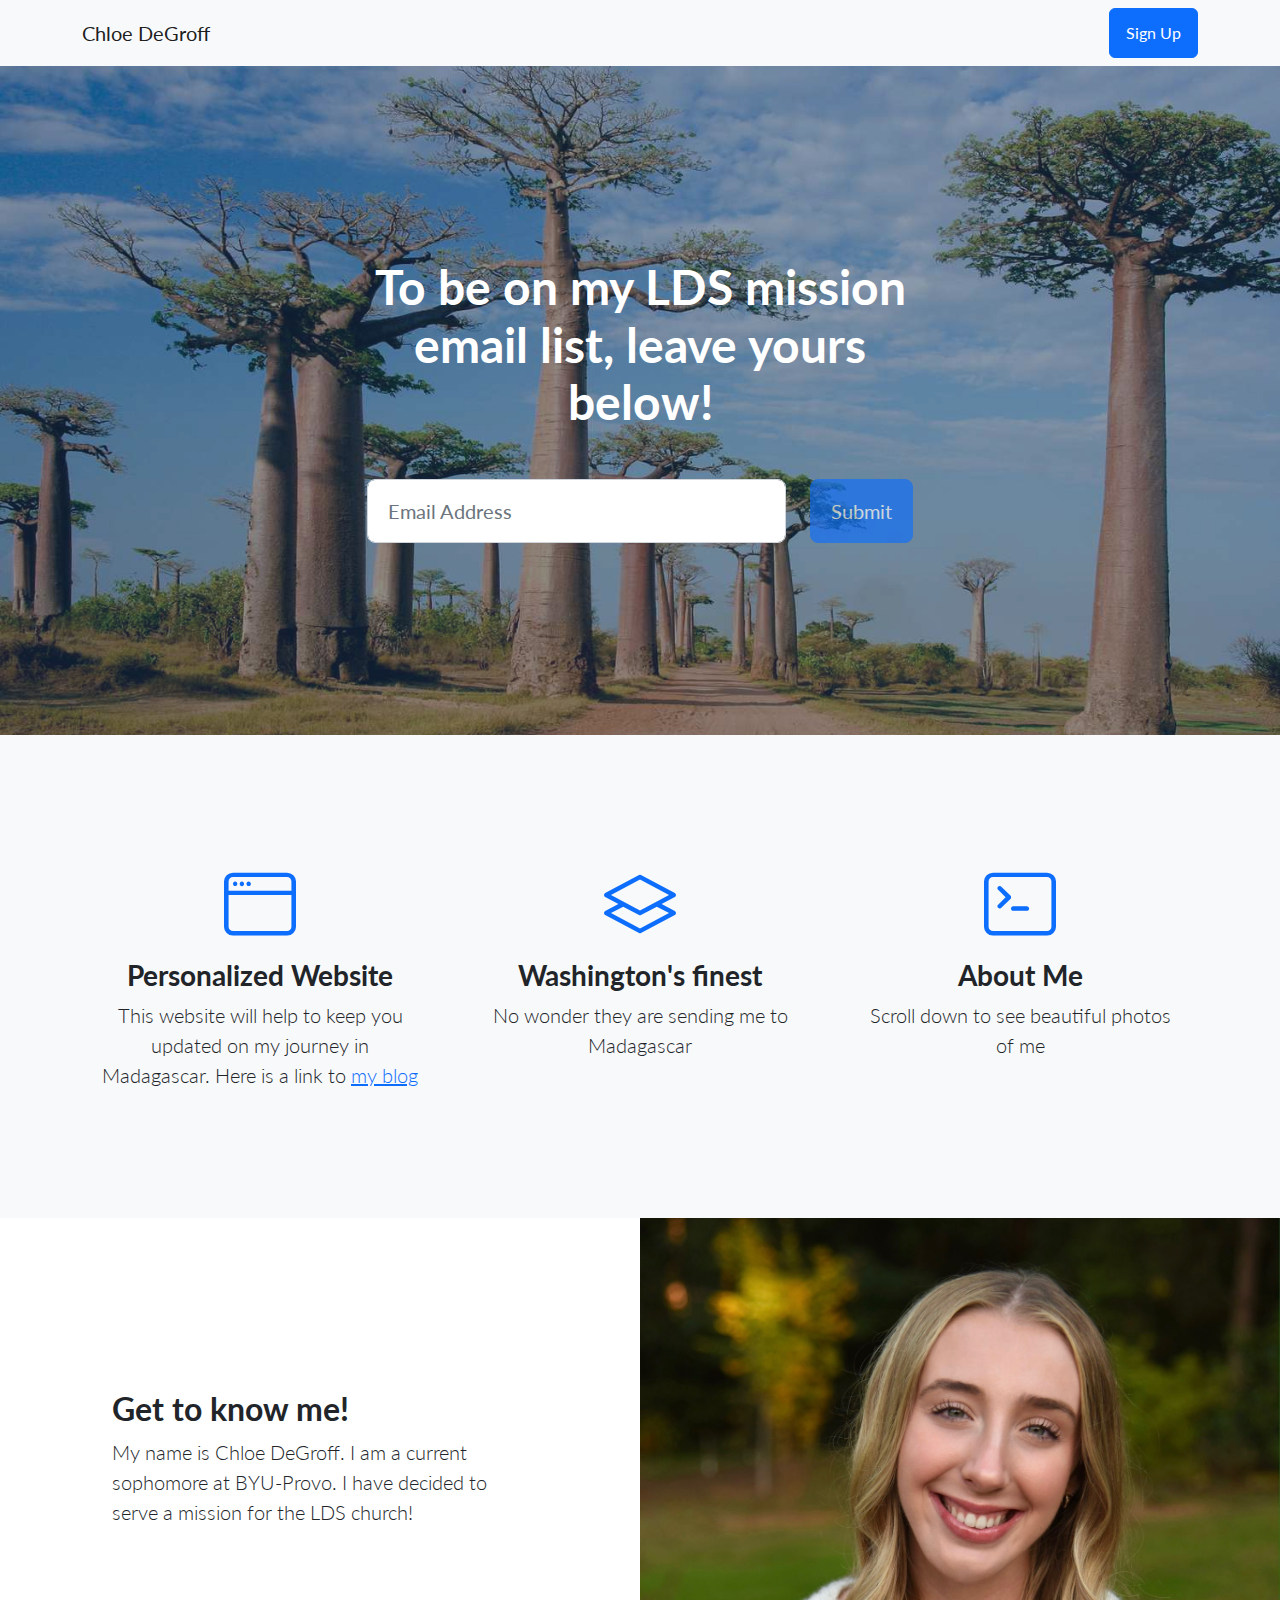
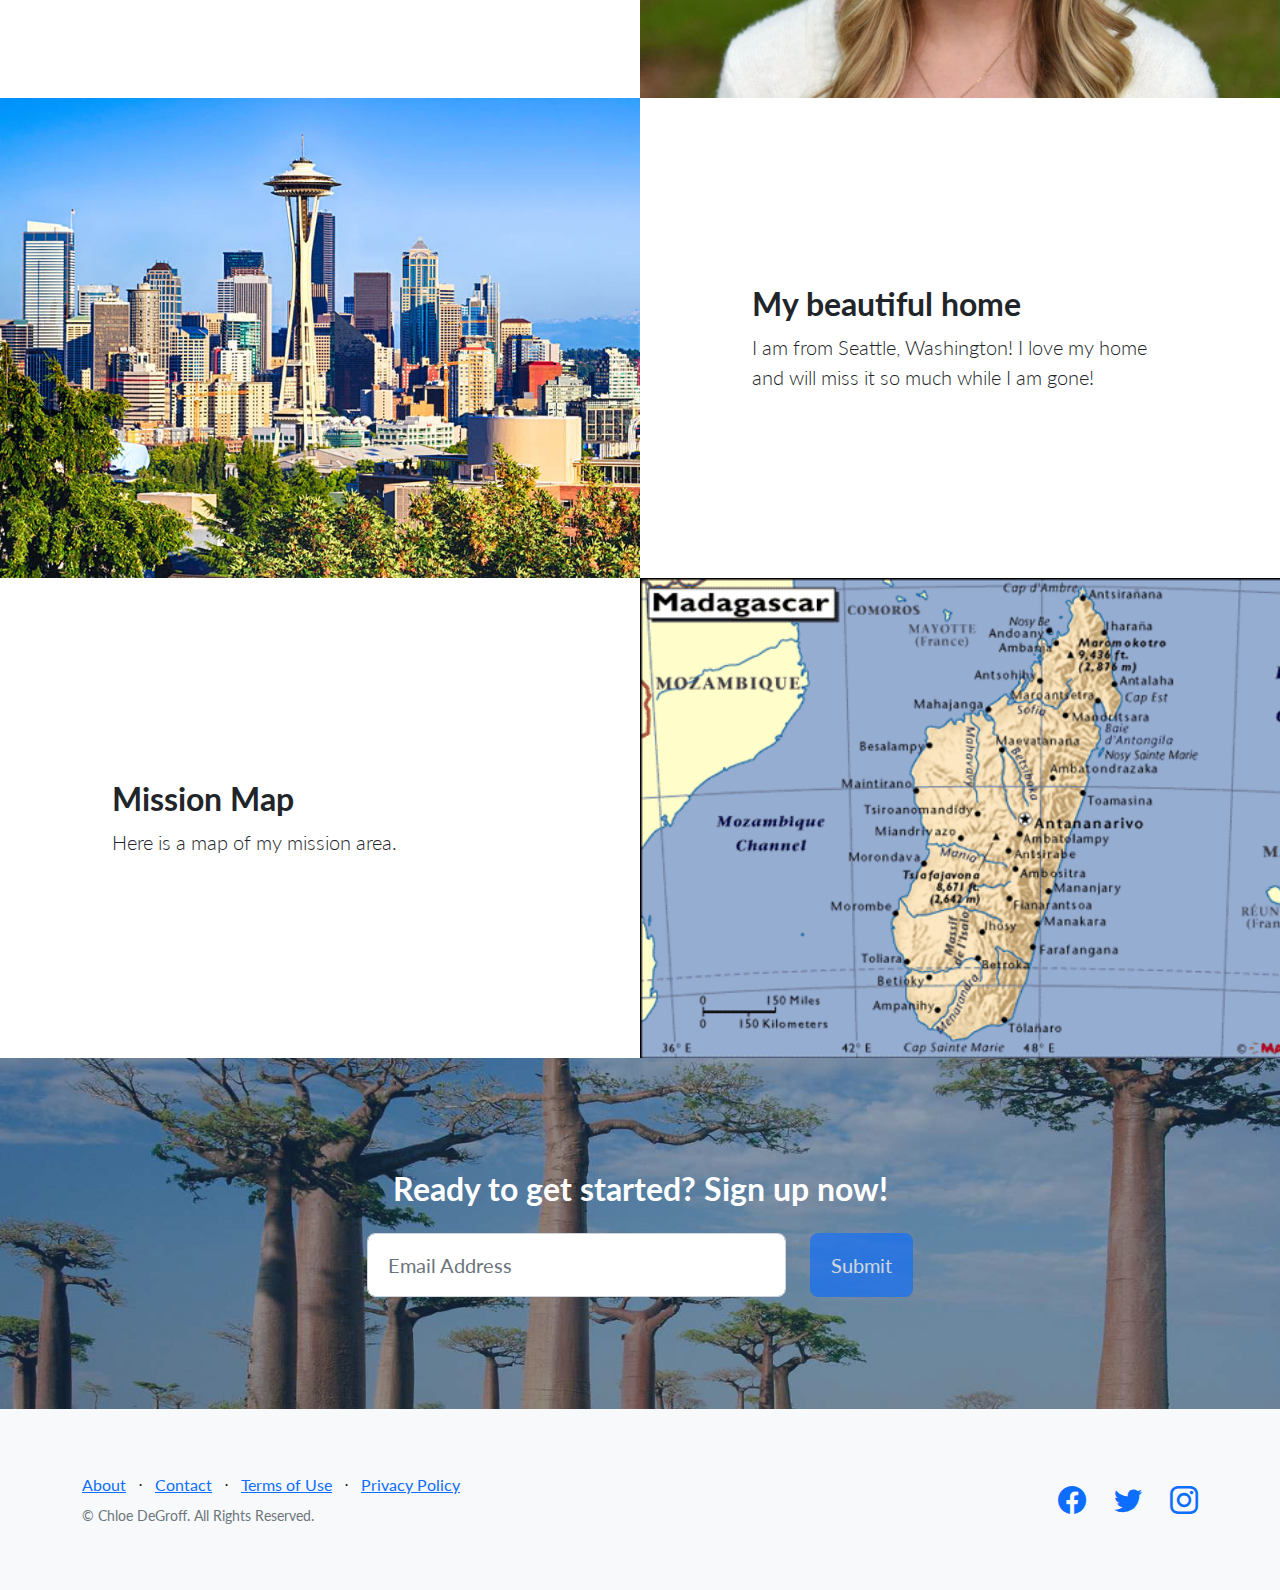
<file: IS201final/index.html>
<!DOCTYPE html>
<html lang="en">
    <head>
        <meta charset="utf-8" />
        <meta name="viewport" content="width=device-width, initial-scale=1, shrink-to-fit=no" />
        <meta name="description" content="" />
        <meta name="author" content="" />
        <title>Landing Page - Start Bootstrap Theme</title>
        <!-- Favicon-->
        <link rel="icon" href="assets/madgasc.png" />
        <!-- Bootstrap icons-->
        <link href="https://cdn.jsdelivr.net/npm/bootstrap-icons@1.5.0/font/bootstrap-icons.css" rel="stylesheet" type="text/css" />
        <!-- Google fonts-->
        <link href="https://fonts.googleapis.com/css?family=Lato:300,400,700,300italic,400italic,700italic" rel="stylesheet" type="text/css" />
        <!-- Core theme CSS (includes Bootstrap)-->
        <link href="css/styles.css" rel="stylesheet" />
    </head>
    <body>
        <!-- Navigation-->
        <nav class="navbar navbar-light bg-light static-top">
            <div class="container">
                <a class="navbar-brand" href="#!">Chloe DeGroff</a>
                <a class="btn btn-primary" href="#signup">Sign Up</a>
            </div>
        </nav>
        <!-- Masthead-->
        <header class="masthead">
            <div class="container position-relative">
                <div class="row justify-content-center">
                    <div class="col-xl-6">
                        <div class="text-center text-white">
                            <!-- Page heading-->
                            <h1 class="mb-5">To be on my LDS mission email list, leave yours below!</h1>
                            <!-- Signup form-->
                            <!-- * * * * * * * * * * * * * * *-->
                            <!-- * * SB Forms Contact Form * *-->
                            <!-- * * * * * * * * * * * * * * *-->
                            <!-- This form is pre-integrated with SB Forms.-->
                            <!-- To make this form functional, sign up at-->
                            <!-- https://startbootstrap.com/solution/contact-forms-->
                            <!-- to get an API token!-->
                            <form class="form-subscribe" id="contactForm" data-sb-form-api-token="API_TOKEN">
                                <!-- Email address input-->
                                <div class="row">
                                    <div class="col">
                                        <input class="form-control form-control-lg" id="emailAddress" type="email" placeholder="Email Address" data-sb-validations="required,email" />
                                        <div class="invalid-feedback text-white" data-sb-feedback="emailAddress:required">Email Address is required.</div>
                                        <div class="invalid-feedback text-white" data-sb-feedback="emailAddress:email">Email Address Email is not valid.</div>
                                    </div>
                                    <div class="col-auto"><button class="btn btn-primary btn-lg disabled" id="submitButton" type="submit">Submit</button></div>
                                </div>
                                <!-- Submit success message-->
                                <!---->
                                <!-- This is what your users will see when the form-->
                                <!-- has successfully submitted-->
                                <div class="d-none" id="submitSuccessMessage">
                                    <div class="text-center mb-3">
                                        <div class="fw-bolder">Form submission successful!</div>
                                        <p>To activate this form, sign up at</p>
                                        <a class="text-white" href="https://startbootstrap.com/solution/contact-forms">https://startbootstrap.com/solution/contact-forms</a>
                                    </div>
                                </div>
                                <!-- Submit error message-->
                                <!---->
                                <!-- This is what your users will see when there is-->
                                <!-- an error submitting the form-->
                                <div class="d-none" id="submitErrorMessage"><div class="text-center text-danger mb-3">Error sending message!</div></div>
                            </form>
                        </div>
                    </div>
                </div>
            </div>
        </header>
        <!-- Icons Grid-->
        <section class="features-icons bg-light text-center">
            <div class="container">
                <div class="row">
                    <div class="col-lg-4">
                        <div class="features-icons-item mx-auto mb-5 mb-lg-0 mb-lg-3">
                            <div class="features-icons-icon d-flex"><i class="bi-window m-auto text-primary"></i></div>
                            <h3>Personalized Website</h3>
                            <p class="lead mb-0">This website will help to keep you updated on my journey in Madagascar. Here is a link to <a href="WEBSITE.html">my blog</a></p>
                        </div>
                    </div>
                    <div class="col-lg-4">
                        <div class="features-icons-item mx-auto mb-5 mb-lg-0 mb-lg-3">
                            <div class="features-icons-icon d-flex"><i class="bi-layers m-auto text-primary"></i></div>
                            <h3>Washington's finest</h3>
                            <p class="lead mb-0">No wonder they are sending me to Madagascar</p>
                        </div>
                    </div>
                    <div class="col-lg-4">
                        <div class="features-icons-item mx-auto mb-0 mb-lg-3">
                            <div class="features-icons-icon d-flex"><i class="bi-terminal m-auto text-primary"></i></div>
                            <h3>About Me</h3>
                            <p class="lead mb-0">Scroll down to see beautiful photos of me</p>
                        </div>
                    </div>
                </div>
            </div>
        </section>
        <!-- Image Showcases-->
        <section class="showcase">
            <div class="container-fluid p-0">
                <div class="row g-0">
                    <div class="col-lg-6 order-lg-2 text-white showcase-img" style="background-image: url('assets/img/IMG_3628.jpg.jpeg')"></div>
                    <div class="col-lg-6 order-lg-1 my-auto showcase-text">
                        <h2>Get to know me!</h2>
                        <p class="lead mb-0">My name is Chloe DeGroff. I am a current sophomore at BYU-Provo. I have decided to serve a mission for the LDS church!</p>
                    </div>
                </div>
                <div class="row g-0">
                    <div class="col-lg-6 text-white showcase-img" style="background-image: url('assets/img/seattle.jpeg')"></div>
                    <div class="col-lg-6 my-auto showcase-text">
                        <h2>My beautiful home</h2>
                        <p class="lead mb-0"> I am from Seattle, Washington! I love my home and will miss it so much while I am gone!</p>
                    </div>
                </div>
                <div class="row g-0">
                    <div class="col-lg-6 order-lg-2 text-white showcase-img" style="background-image: url('assets/img/map-madagascar.png')"></div>
                    <div class="col-lg-6 order-lg-1 my-auto showcase-text">
                        <h2>Mission Map</h2>
                        <p class="lead mb-0">Here is a map of my mission area.</p>
                    </div>
                </div>
            </div>
        </section>
    
        <!-- Call to Action-->
        <section class="call-to-action text-white text-center" id="signup">
            <div class="container position-relative">
                <div class="row justify-content-center">
                    <div class="col-xl-6">
                        <h2 class="mb-4">Ready to get started? Sign up now!</h2>
                        <!-- Signup form-->
                        <!-- * * * * * * * * * * * * * * *-->
                        <!-- * * SB Forms Contact Form * *-->
                        <!-- * * * * * * * * * * * * * * *-->
                        <!-- This form is pre-integrated with SB Forms.-->
                        <!-- To make this form functional, sign up at-->
                        <!-- https://startbootstrap.com/solution/contact-forms-->
                        <!-- to get an API token!-->
                        <form class="form-subscribe" id="contactFormFooter" data-sb-form-api-token="API_TOKEN">
                            <!-- Email address input-->
                            <div class="row">
                                <div class="col">
                                    <input class="form-control form-control-lg" id="emailAddressBelow" type="email" placeholder="Email Address" data-sb-validations="required,email" />
                                    <div class="invalid-feedback text-white" data-sb-feedback="emailAddressBelow:required">Email Address is required.</div>
                                    <div class="invalid-feedback text-white" data-sb-feedback="emailAddressBelow:email">Email Address Email is not valid.</div>
                                </div>
                                <div class="col-auto"><button class="btn btn-primary btn-lg disabled" id="submitButton" type="submit">Submit</button></div>
                            </div>
                            <!-- Submit success message-->
                            <!---->
                            <!-- This is what your users will see when the form-->
                            <!-- has successfully submitted-->
                            <div class="d-none" id="submitSuccessMessage">
                                <div class="text-center mb-3">
                                    <div class="fw-bolder">Form submission successful!</div>
                                    <p>To activate this form, sign up at</p>
                                    <a class="text-white" href="https://startbootstrap.com/solution/contact-forms">https://startbootstrap.com/solution/contact-forms</a>
                                </div>
                            </div>
                            <!-- Submit error message-->
                            <!---->
                            <!-- This is what your users will see when there is-->
                            <!-- an error submitting the form-->
                            <div class="d-none" id="submitErrorMessage"><div class="text-center text-danger mb-3">Error sending message!</div></div>
                        </form>
                    </div>
                </div>
            </div>
        </section>
        <!-- Footer-->
        <footer class="footer bg-light">
            <div class="container">
                <div class="row">
                    <div class="col-lg-6 h-100 text-center text-lg-start my-auto">
                        <ul class="list-inline mb-2">
                            <li class="list-inline-item"><a href="#!">About</a></li>
                            <li class="list-inline-item">⋅</li>
                            <li class="list-inline-item"><a href="#!">Contact</a></li>
                            <li class="list-inline-item">⋅</li>
                            <li class="list-inline-item"><a href="#!">Terms of Use</a></li>
                            <li class="list-inline-item">⋅</li>
                            <li class="list-inline-item"><a href="#!">Privacy Policy</a></li>
                        </ul>
                        <p class="text-muted small mb-4 mb-lg-0">&copy; Chloe DeGroff. All Rights Reserved.</p>
                    </div>
                    <div class="col-lg-6 h-100 text-center text-lg-end my-auto">
                        <ul class="list-inline mb-0">
                            <li class="list-inline-item me-4">
                                <a href="#!"><i class="bi-facebook fs-3"></i></a>
                            </li>
                            <li class="list-inline-item me-4">
                                <a href="#!"><i class="bi-twitter fs-3"></i></a>
                            </li>
                            <li class="list-inline-item">
                                <a href="#!"><i class="bi-instagram fs-3"></i></a>
                            </li>
                        </ul>
                    </div>
                </div>
            </div>
        </footer>
        <!-- Bootstrap core JS-->
        <script src="https://cdn.jsdelivr.net/npm/bootstrap@5.2.3/dist/js/bootstrap.bundle.min.js"></script>
        <!-- Core theme JS-->
        <script src="js/scripts.js"></script>
        <!-- * * * * * * * * * * * * * * * * * * * * * * * * * * * * * * * * * * * * * * * *-->
        <!-- * *                               SB Forms JS                               * *-->
        <!-- * * Activate your form at https://startbootstrap.com/solution/contact-forms * *-->
        <!-- * * * * * * * * * * * * * * * * * * * * * * * * * * * * * * * * * * * * * * * *-->
        <script src="https://cdn.startbootstrap.com/sb-forms-latest.js"></script>
    </body>
</html>
</file>
